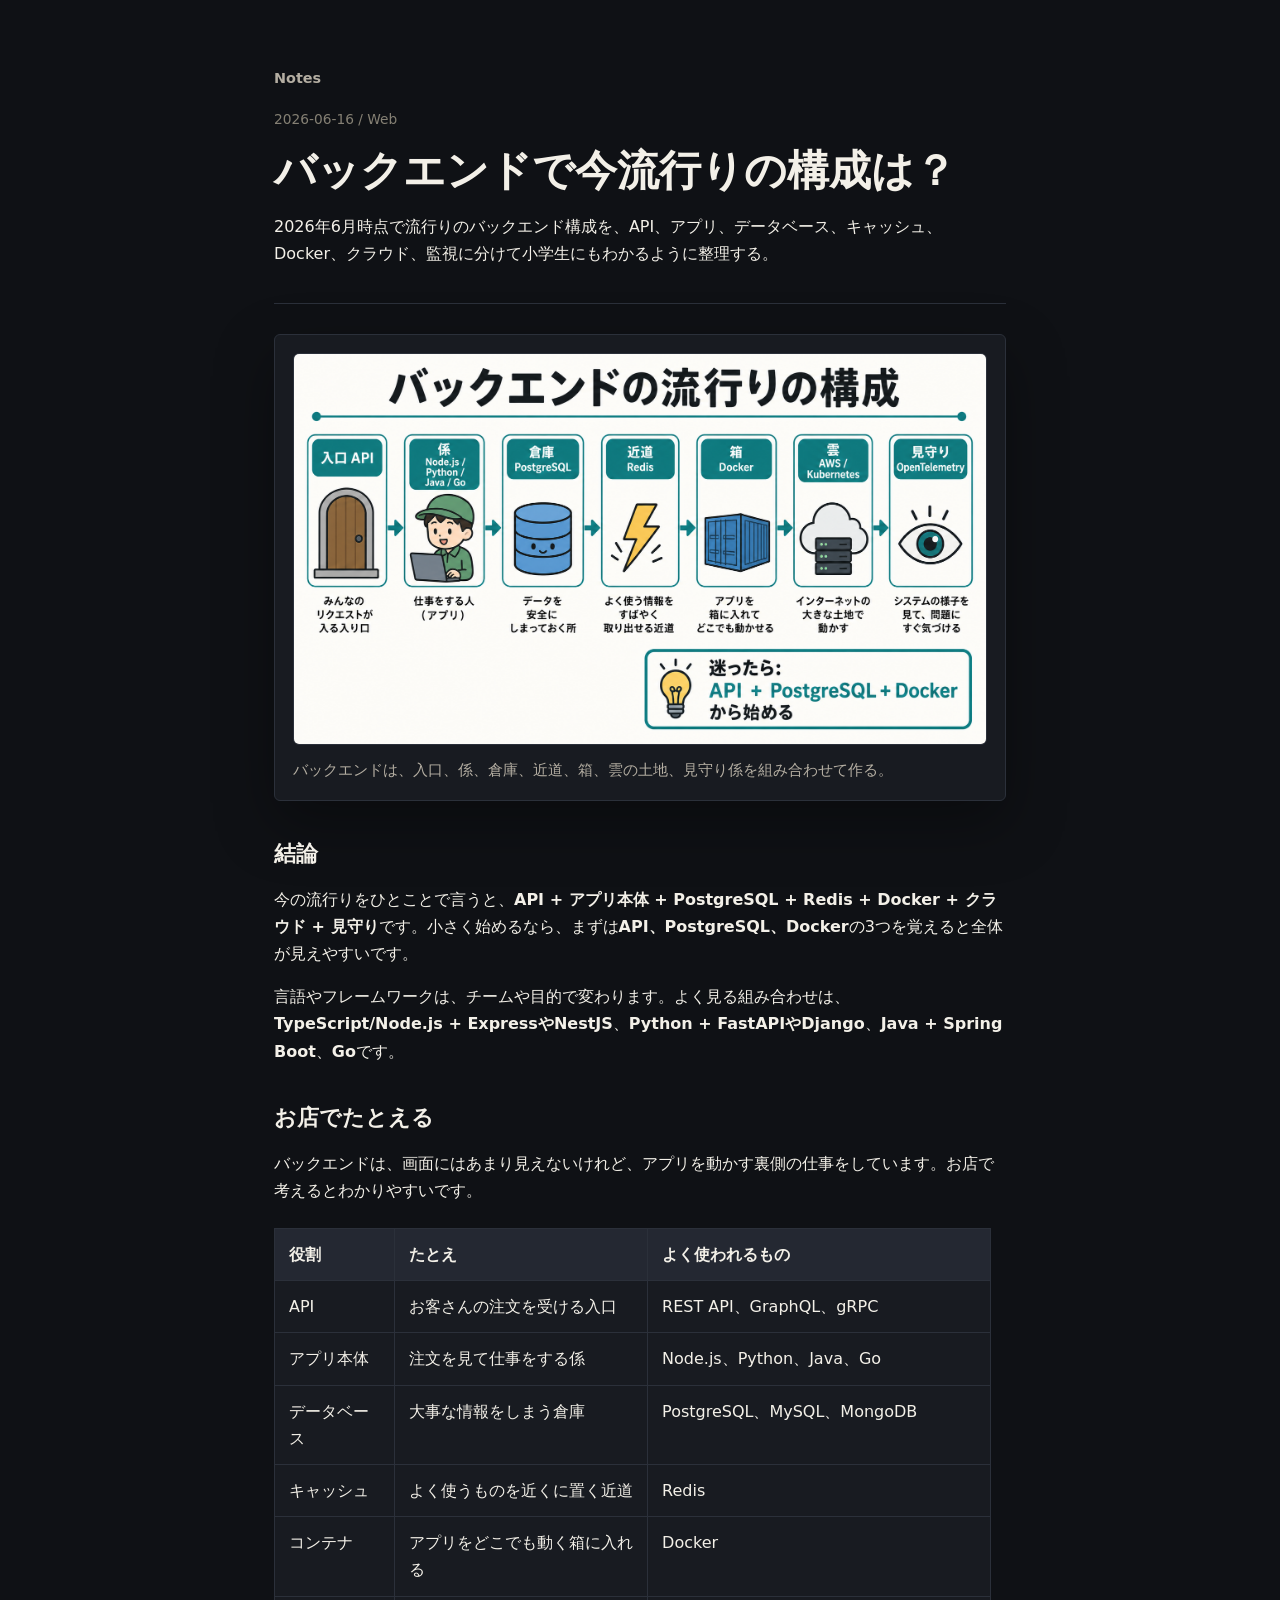
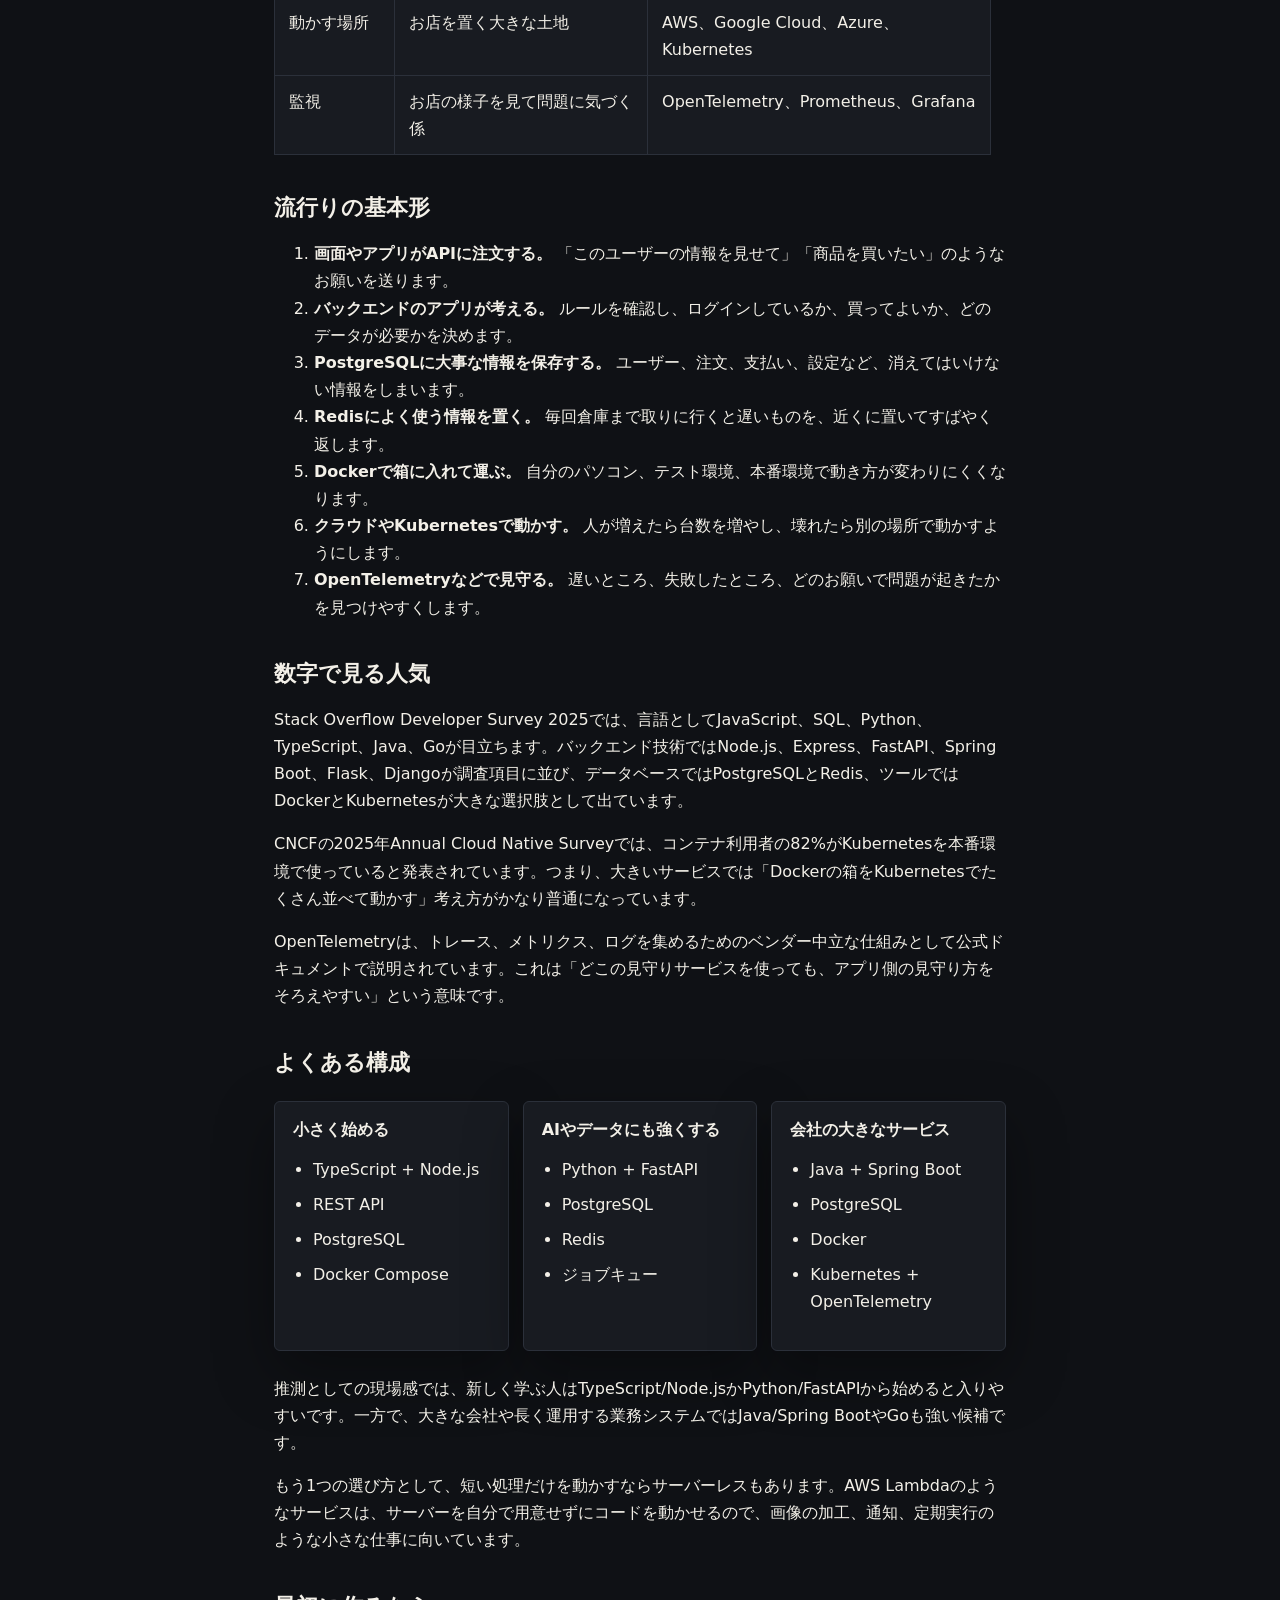
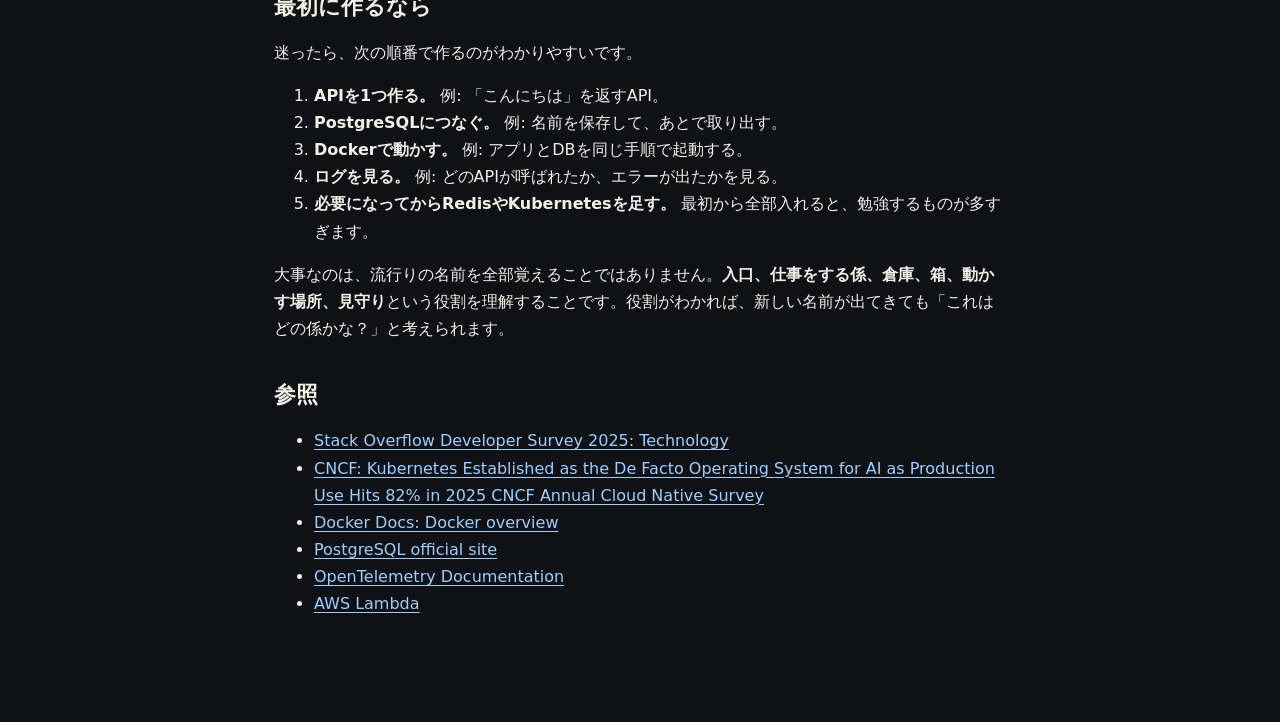
<file: web/backend-popular-stack/index.html>
<!DOCTYPE html>
<html lang="ja">
<head>
  <meta charset="utf-8">
  <meta name="viewport" content="width=device-width, initial-scale=1">
  <meta name="color-scheme" content="dark">
  <title>バックエンドで今流行りの構成は？</title>
  <meta name="description" content="2026年6月時点で流行りのバックエンド構成を、API、アプリ、データベース、キャッシュ、Docker、クラウド、監視に分けて小学生にもわかるように整理する。">
  <link rel="icon" href="../../favicon.svg" type="image/svg+xml">
  <link rel="stylesheet" href="../../styles/site.css">
  <script type="module" src="../../scripts/article.js"></script>
</head>
<body>
  <main class="article">
    <p class="article-back"><a href="../../">Notes</a></p>
    <header class="article-header">
      <p class="article-meta"><time data-article-date datetime="2026-06-16">2026-06-16</time> / <span data-article-category>Web</span></p>
      <h1 data-article-title>バックエンドで今流行りの構成は？</h1>
      <p data-article-description>2026年6月時点で流行りのバックエンド構成を、API、アプリ、データベース、キャッシュ、Docker、クラウド、監視に分けて小学生にもわかるように整理する。</p>
    </header>

    <figure class="article-infographic" data-article-infographic hidden>
      <img data-article-infographic-img src="[data-uri]" alt="">
      <figcaption data-article-infographic-caption></figcaption>
    </figure>

    <article data-article-root data-markdown="./article.md"></article>
  </main>
</body>
</html>
</file>
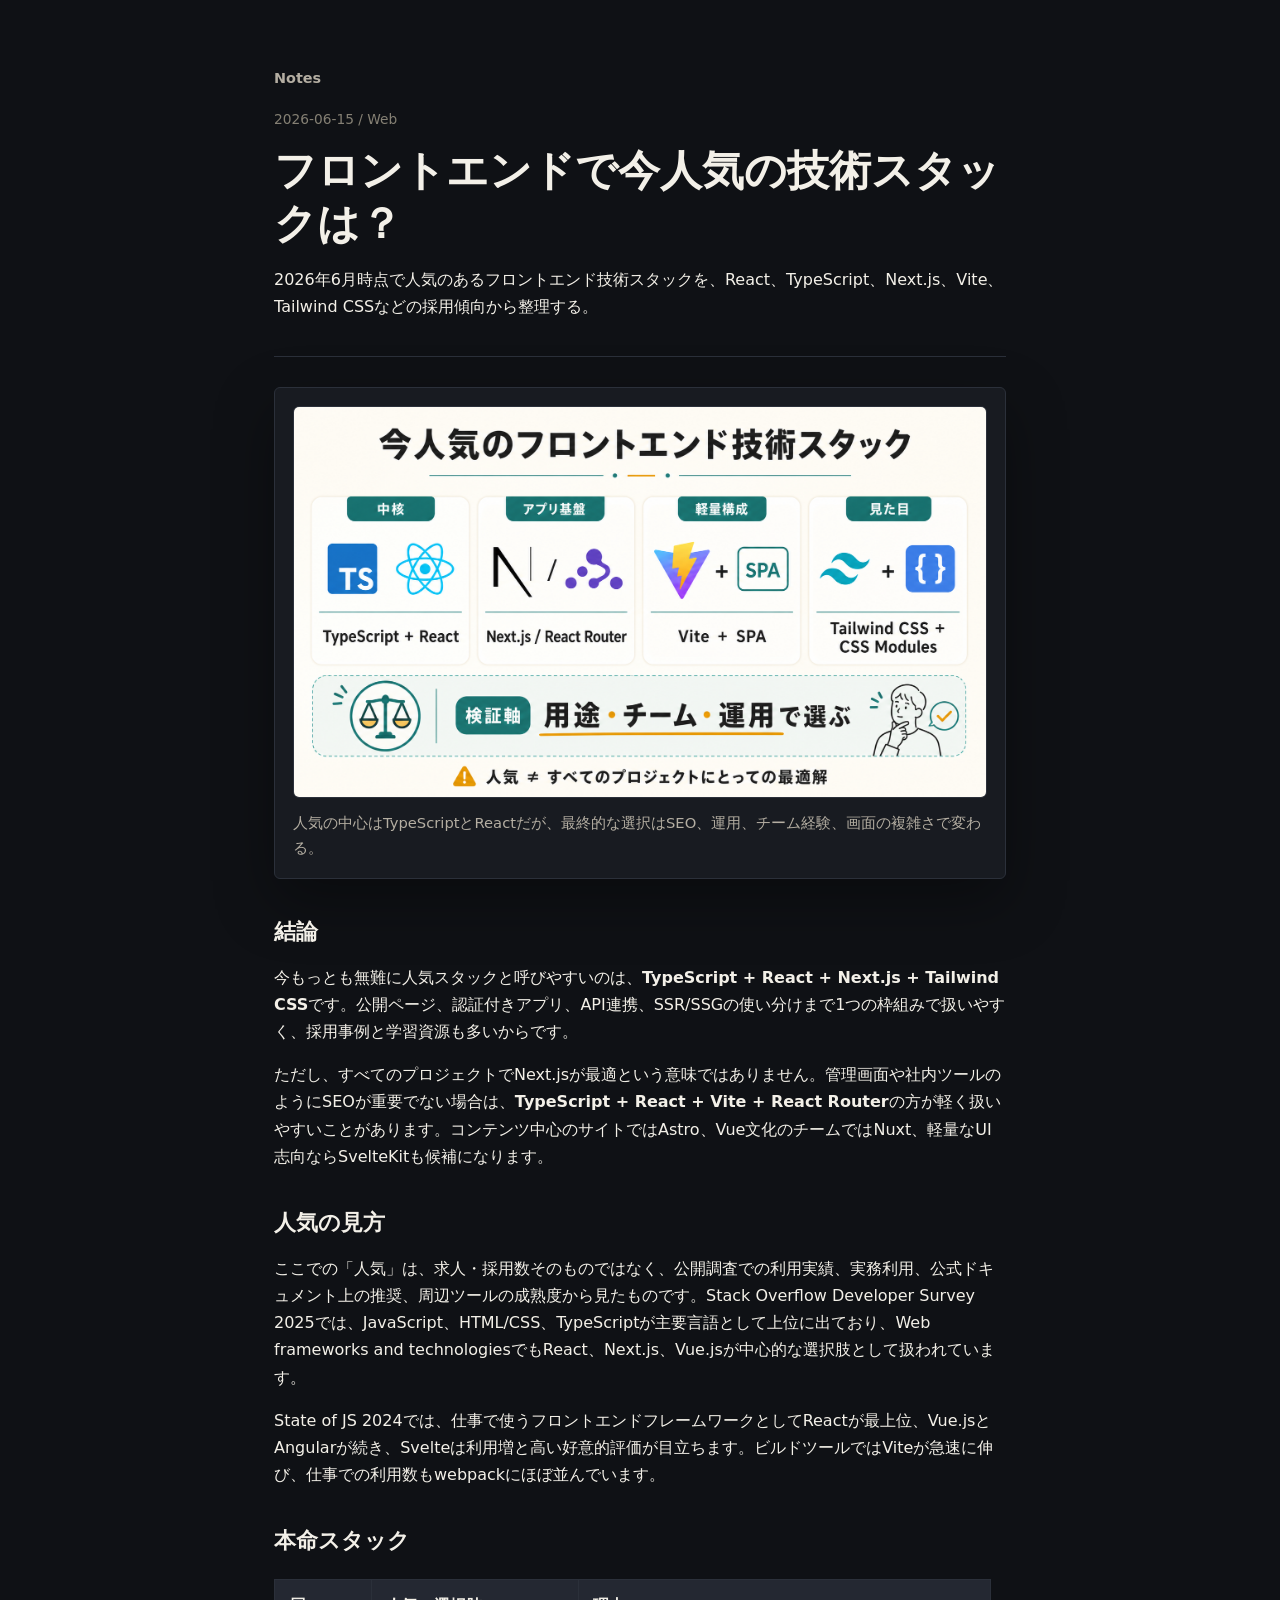
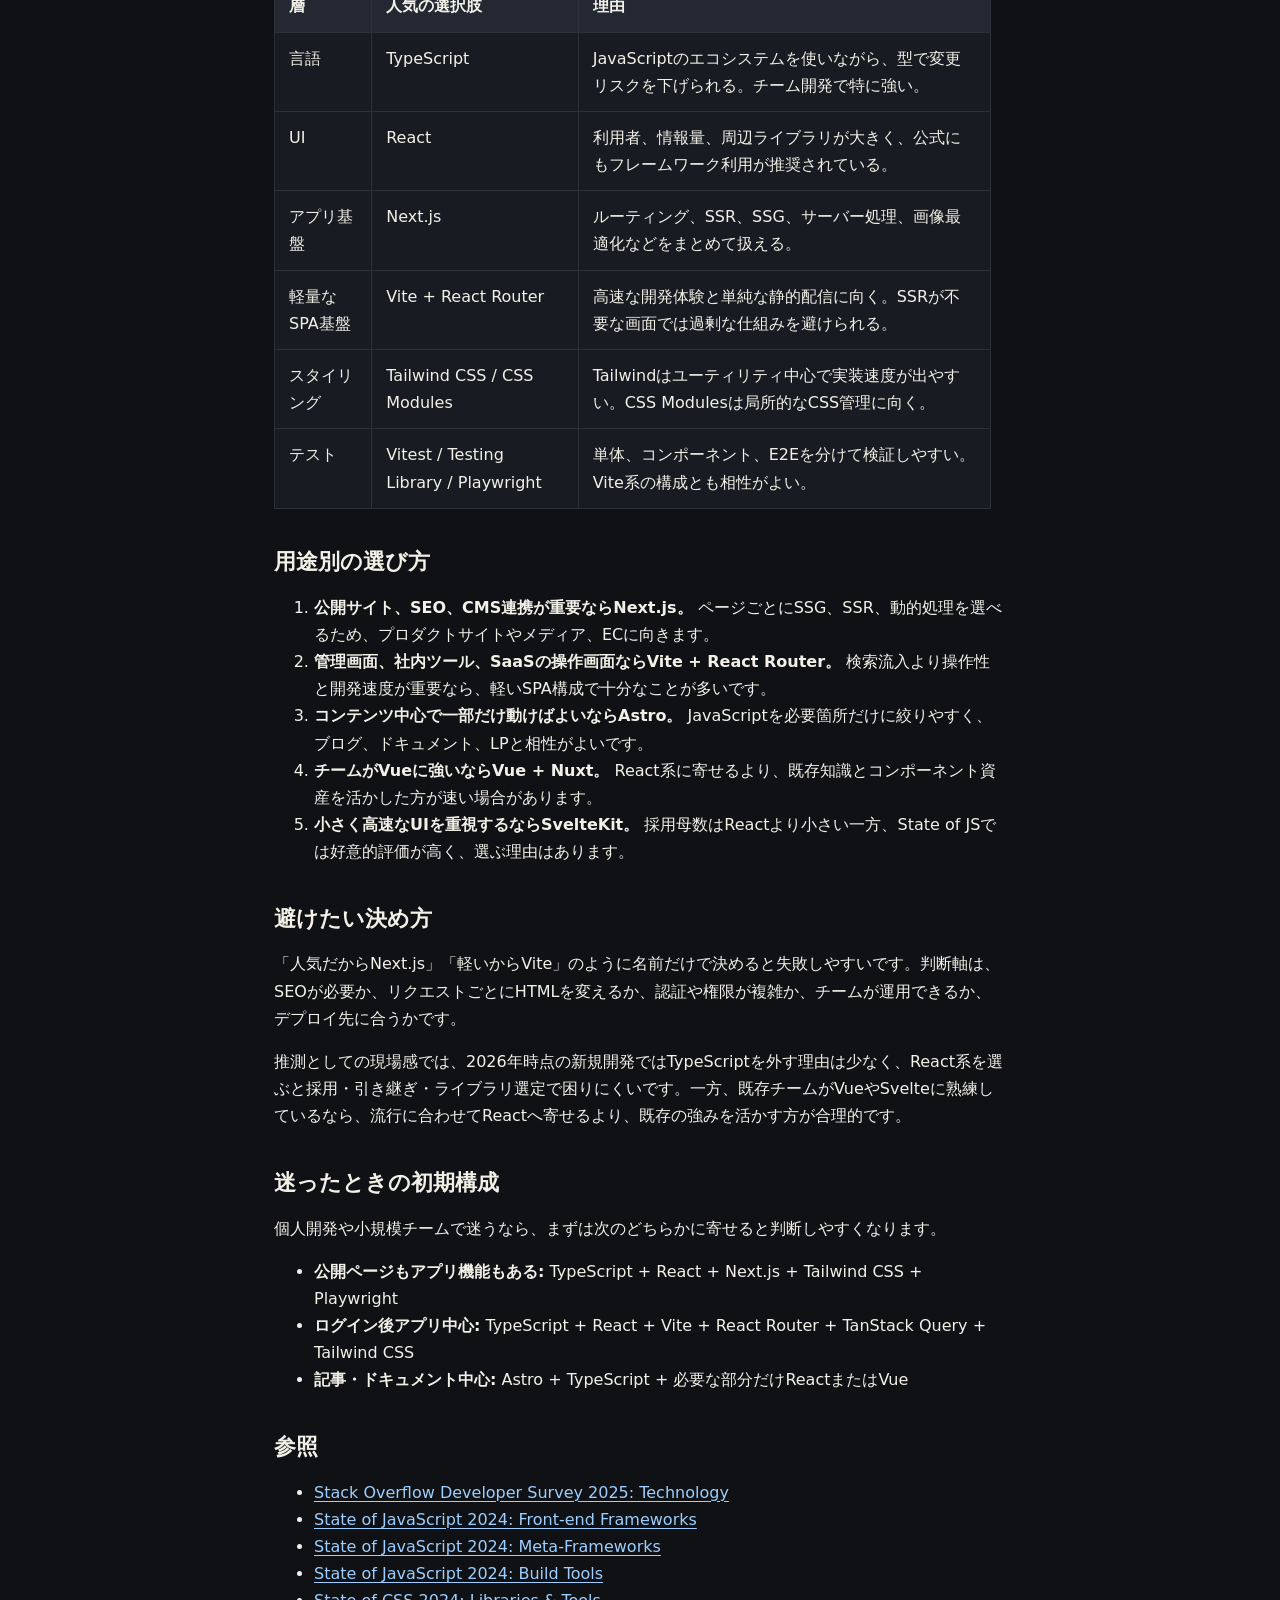
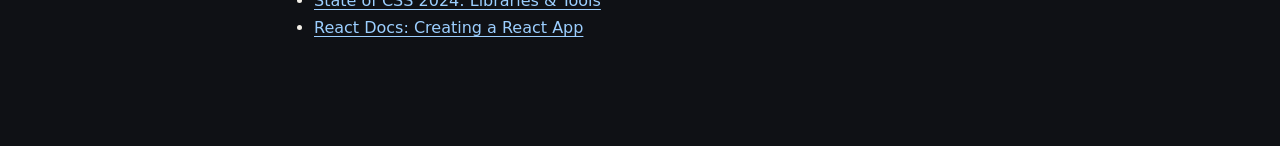
<file: web/frontend-popular-stack/index.html>
<!DOCTYPE html>
<html lang="ja">
<head>
  <meta charset="utf-8">
  <meta name="viewport" content="width=device-width, initial-scale=1">
  <meta name="color-scheme" content="dark">
  <title>フロントエンドで今人気の技術スタックは？</title>
  <meta name="description" content="2026年6月時点で人気のあるフロントエンド技術スタックを、React、TypeScript、Next.js、Vite、Tailwind CSSなどの採用傾向から整理する。">
  <link rel="icon" href="../../favicon.svg" type="image/svg+xml">
  <link rel="stylesheet" href="../../styles/site.css">
  <script type="module" src="../../scripts/article.js"></script>
</head>
<body>
  <main class="article">
    <p class="article-back"><a href="../../">Notes</a></p>
    <header class="article-header">
      <p class="article-meta"><time data-article-date datetime="2026-06-15">2026-06-15</time> / <span data-article-category>Web</span></p>
      <h1 data-article-title>フロントエンドで今人気の技術スタックは？</h1>
      <p data-article-description>2026年6月時点で人気のあるフロントエンド技術スタックを、React、TypeScript、Next.js、Vite、Tailwind CSSなどの採用傾向から整理する。</p>
    </header>

    <figure class="article-infographic" data-article-infographic hidden>
      <img data-article-infographic-img src="[data-uri]" alt="">
      <figcaption data-article-infographic-caption></figcaption>
    </figure>

    <article data-article-root data-markdown="./article.md"></article>
  </main>
</body>
</html>
</file>
<file: styles/site.css>
:root {
  color-scheme: dark;
  accent-color: #72b7ff;
  --bg: #0f1115;
  --surface: #181b21;
  --surface-hover: #20242c;
  --surface-muted: #242832;
  --text: #f3f0e8;
  --muted: #b4aea2;
  --muted-soft: #858074;
  --border: #2b303a;
  --border-strong: #3a414d;
  --accent: #72b7ff;
  --accent-strong: #9ccfff;
  --mark: #d3a52a;
  --shadow: 0 22px 58px rgba(0, 0, 0, 0.34);
  scrollbar-color: #3e4654 #14171d;
}

* {
  box-sizing: border-box;
}

[hidden] {
  display: none !important;
}

html {
  font-family: system-ui, -apple-system, BlinkMacSystemFont, "Segoe UI", sans-serif;
  background: var(--bg);
  color: var(--text);
}

body {
  margin: 0;
  line-height: 1.7;
}

a {
  color: var(--accent-strong);
  text-decoration-thickness: 1px;
  text-underline-offset: 0.18em;
}

.site-main {
  width: min(920px, calc(100% - 48px));
  margin: 0 auto;
}

h1,
h2,
h3 {
  line-height: 1.25;
  letter-spacing: 0;
}

h1 {
  margin: 0;
  font-size: 1.35rem;
  font-weight: 750;
}

.visually-hidden {
  position: absolute;
  width: 1px;
  height: 1px;
  padding: 0;
  margin: -1px;
  overflow: hidden;
  clip: rect(0 0 0 0);
  white-space: nowrap;
  border: 0;
}

.dashboard-shell {
  display: grid;
  grid-template-columns: 260px minmax(0, 1fr);
  min-height: 100dvh;
  background:
    radial-gradient(circle at 20% 0, rgba(114, 183, 255, 0.1), transparent 28%),
    linear-gradient(90deg, rgba(211, 165, 42, 0.07), transparent 34%),
    var(--bg);
}

.dashboard-sidebar {
  position: sticky;
  top: 0;
  display: grid;
  align-content: start;
  gap: 18px;
  height: 100dvh;
  padding: 16px 12px;
  border-right: 1px solid var(--border);
  background: rgba(20, 23, 29, 0.92);
  backdrop-filter: blur(14px);
}

.workspace-mark {
  display: flex;
  align-items: center;
  gap: 10px;
  min-height: 34px;
  padding: 0 8px;
}

.workspace-mark span {
  display: flex;
  align-items: center;
  gap: 10px;
  color: var(--text);
  font-size: 1.05rem;
  font-weight: 750;
}

.workspace-mark span::before {
  display: inline-block;
  width: 18px;
  height: 18px;
  border: 1px solid rgba(37, 37, 33, 0.12);
  border-radius: 5px;
  background:
    linear-gradient(135deg, rgba(211, 165, 42, 0.95), rgba(114, 183, 255, 0.92));
  content: "";
}

.note-search {
  display: grid;
}

.sidebar-list h2 {
  margin: 0;
  padding: 0 8px;
  color: var(--muted);
  font-size: 0.76rem;
  font-weight: 750;
  letter-spacing: 0.02em;
}

.note-search input {
  width: 100%;
  min-height: 36px;
  margin: 0;
  padding: 7px 10px;
  border: 1px solid var(--border-strong);
  border-radius: 6px;
  background: rgba(24, 27, 33, 0.94);
  box-shadow: none;
  color: var(--text);
  font: inherit;
  font-size: 0.9rem;
}

.pico .note-search input {
  min-height: 36px;
  margin: 0;
  padding: 7px 10px;
  box-shadow: none;
}

.note-search input:focus-visible,
.category-filter button:focus-visible {
  outline: 2px solid var(--accent-strong);
  outline-offset: 2px;
}

.note-search input::placeholder {
  color: var(--muted-soft);
}

.sidebar-list {
  display: grid;
  gap: 8px;
}

.pico .sidebar-list,
.pico .dashboard-workspace,
.pico .panel {
  margin: 0;
}

.category-filter {
  display: grid;
  gap: 2px;
}

.category-filter button,
.pico .category-filter button {
  --pico-background-color: transparent;
  --pico-border-color: transparent;
  --pico-color: var(--muted);
  --pico-box-shadow: none;
  display: flex;
  align-items: center;
  justify-content: space-between;
  gap: 10px;
  width: 100%;
  min-height: 32px;
  margin: 0;
  padding: 4px 8px;
  border: 0;
  border-radius: 6px;
  background: transparent;
  box-shadow: none;
  color: var(--muted);
  cursor: pointer;
  font: inherit;
  font-size: 0.88rem;
  font-weight: 650;
  text-align: left;
}

.category-filter button:hover,
.category-filter button[aria-pressed="true"],
.pico .category-filter button:hover,
.pico .category-filter button[aria-pressed="true"] {
  --pico-background-color: rgba(255, 255, 255, 0.08);
  --pico-border-color: transparent;
  --pico-color: var(--text);
  background: rgba(255, 255, 255, 0.08);
  color: var(--text);
}

.category-filter strong {
  color: var(--muted-soft);
  font-size: 0.8rem;
}

.sidebar-summary {
  display: grid;
  gap: 6px;
  margin-top: 4px;
  padding: 14px;
  border: 1px solid var(--border-strong);
  border-radius: 8px;
  background: rgba(255, 255, 255, 0.06);
}

.sidebar-summary p,
.sidebar-summary span {
  margin: 0;
  color: var(--muted);
}

.sidebar-summary p {
  font-size: 0.78rem;
  font-weight: 700;
}

.sidebar-summary strong {
  color: var(--text);
  font-size: 2rem;
  line-height: 1;
}

.sidebar-summary span {
  font-size: 0.84rem;
  line-height: 1.55;
}

.dashboard-workspace {
  width: min(1180px, calc(100% - 36px));
  margin: 0 auto;
  padding: 16px 0 48px;
}

.panel {
  border: 1px solid var(--border);
  border-radius: 8px;
  background: rgba(24, 27, 33, 0.9);
  box-shadow: var(--shadow);
  overflow: clip;
}

.note-swiper {
  width: 100%;
  touch-action: pan-y;
}

.note-swiper .swiper-wrapper {
  align-items: flex-start;
}

.note-slide {
  height: auto;
  overflow: clip;
}

.panel-heading {
  display: flex;
  align-items: center;
  justify-content: flex-end;
  min-height: 44px;
  padding: 8px 14px;
  border-bottom: 1px solid var(--border);
}

.panel-heading > span {
  flex: 0 0 auto;
  padding: 2px 8px;
  border-radius: 999px;
  background: var(--surface-muted);
  color: var(--muted);
  font-size: 0.78rem;
  font-weight: 700;
}

.site-main {
  padding: 72px 0 88px;
}

.workspace-title {
  display: grid;
  gap: 8px;
  max-width: 720px;
  padding-bottom: 30px;
}

.workspace-title p {
  margin: 0;
  color: var(--muted);
}

.workspace-kicker {
  color: var(--muted-soft);
  font-size: 0.86rem;
  font-weight: 700;
  letter-spacing: 0;
  text-transform: uppercase;
}

.section {
  margin-top: 34px;
}

.section:first-child {
  margin-top: 0;
}

.section--muted {
  border-top: 1px solid var(--border);
  padding-top: 28px;
}

.section__heading {
  display: grid;
  gap: 4px;
  margin-bottom: 10px;
}

.section__heading h2 {
  margin: 0;
  font-size: 1.05rem;
  font-weight: 700;
}

.section__heading p {
  margin: 0;
  color: var(--muted);
}

.note-list {
  display: grid;
}

.note-card,
.empty-state {
  display: grid;
  grid-template-columns: 118px minmax(0, 1fr) 96px;
  gap: 4px 16px;
  align-items: center;
  min-height: 82px;
  padding: 12px 14px;
  border-bottom: 1px solid var(--border);
  background: transparent;
  transition: background-color 120ms ease, transform 120ms ease;
}

a.note-card {
  color: inherit;
  text-decoration: none;
}

.note-card:last-child,
.empty-state:last-child {
  border-bottom: 0;
}

.note-card:hover,
.note-card:focus-within {
  background: var(--surface-hover);
  transform: translateX(1px);
}

.note-card h2,
.note-card h3,
.empty-state h3 {
  grid-column: 2;
  margin: 0;
  color: var(--text);
  font-size: 0.98rem;
  font-weight: 700;
  line-height: 1.35;
}

.note-card:hover h2,
.note-card:focus-visible h2,
.note-card:hover h3,
.note-card:focus-visible h3 {
  color: var(--accent-strong);
  text-decoration: none;
}

.note-card h3 a {
  color: var(--text);
  text-decoration: none;
}

.note-card h3 a:hover {
  color: var(--accent-strong);
  text-decoration: underline;
}

.note-card p,
.empty-state p {
  grid-column: 2;
  margin: 0;
  color: var(--muted);
  font-size: 0.88rem;
  line-height: 1.45;
}

p.empty-state {
  display: block;
  min-height: 0;
  padding: 18px;
  border-bottom: 0;
  color: var(--muted);
}

.note-meta {
  grid-row: 1 / span 2;
  display: flex;
  flex-direction: column;
  gap: 4px;
  color: var(--muted-soft);
  font-size: 0.8rem;
  font-weight: 650;
  line-height: 1.3;
}

.note-meta span {
  width: fit-content;
  padding: 1px 7px;
  border: 1px solid var(--border);
  border-radius: 999px;
  background: rgba(255, 255, 255, 0.06);
  color: var(--muted);
}

.note-card-action {
  grid-column: 3;
  grid-row: 1 / span 2;
  justify-self: end;
  color: var(--accent-strong);
  font-size: 0.82rem;
  font-weight: 700;
}

.note-card:focus-visible {
  outline: 2px solid var(--accent-strong);
  outline-offset: -2px;
}

.category-list {
  display: grid;
  gap: 0;
  padding: 0;
  margin: 0;
  list-style: none;
}

.category-list li {
  display: flex;
  align-items: center;
  justify-content: space-between;
  gap: 12px;
  min-height: 38px;
  padding: 9px 16px;
  border-bottom: 1px solid var(--border);
  color: var(--text);
  font-size: 0.92rem;
  font-weight: 600;
}

.category-list li:last-child {
  border-bottom: 0;
}

.category-list strong {
  color: var(--muted-soft);
  font-size: 0.84rem;
}

.activity-list {
  display: grid;
  gap: 0;
  padding: 0;
  margin: 0;
  list-style: none;
}

.activity-list li {
  padding: 12px 16px;
  border-bottom: 1px solid var(--border);
  color: var(--muted);
  font-size: 0.92rem;
}

.activity-list li:last-child {
  border-bottom: 0;
}

.list-overview {
  display: grid;
  gap: 0;
  padding: 0;
  margin: 0;
  list-style: none;
}

.list-overview li {
  display: flex;
  align-items: center;
  justify-content: space-between;
  gap: 18px;
  padding: 18px;
  border-bottom: 1px solid var(--border);
}

.list-overview li:last-child {
  border-bottom: 0;
}

.list-overview div {
  display: grid;
  gap: 4px;
}

.list-overview strong {
  color: var(--text);
  font-size: 1rem;
}

.list-overview span {
  color: var(--muted);
  font-size: 0.92rem;
}

.list-overview em {
  min-width: 34px;
  padding: 4px 9px;
  border-radius: 999px;
  background: var(--surface-muted);
  color: var(--muted);
  font-style: normal;
  font-weight: 750;
  text-align: center;
}

.article {
  max-width: 780px;
  margin: 0 auto;
  padding: 66px 24px 88px;
}

.article-back {
  margin: 0 0 18px;
  font-size: 0.9rem;
}

.article-back a {
  color: var(--muted);
  font-weight: 700;
  text-decoration: none;
}

.article-back a:hover {
  color: var(--accent-strong);
  text-decoration: underline;
}

.article-header {
  margin-bottom: 30px;
  padding-bottom: 20px;
  border-bottom: 1px solid var(--border);
}

.article-infographic {
  margin: 0 0 34px;
}

.article-infographic img {
  display: block;
  width: 100%;
  height: auto;
  border: 1px solid var(--border);
  border-radius: 6px;
  background: var(--surface);
}

.article-infographic figcaption {
  margin-top: 12px;
  color: var(--muted);
  font-size: 0.92rem;
}

.article-header h1 {
  font-size: 2.65rem;
}

.article-meta {
  margin: 0 0 12px;
  color: var(--muted-soft);
  font-size: 0.86rem;
}

.article h2 {
  margin-top: 40px;
  font-size: 1.35rem;
}

.article figure {
  margin: 28px 0;
  padding: 18px;
  border: 1px solid var(--border);
  border-radius: 6px;
  background: var(--surface);
  box-shadow: var(--shadow);
}

.article figcaption {
  margin-top: 12px;
  color: var(--muted);
  font-size: 0.92rem;
}

.table-wrap {
  width: 100%;
  margin: 24px 0;
  overflow-x: auto;
  scrollbar-gutter: stable;
}

.article table {
  width: 100%;
  min-width: 680px;
  border-collapse: collapse;
  border: 1px solid var(--border);
  background: var(--surface);
}

.article th,
.article td {
  padding: 12px 14px;
  border: 1px solid var(--border);
  text-align: left;
  vertical-align: top;
}

.article th {
  background: var(--surface-muted);
  color: var(--text);
}

.flow-steps {
  display: grid;
  grid-template-columns: repeat(3, minmax(0, 1fr));
  gap: 12px;
}

.flow-steps div {
  padding: 14px;
  border: 1px solid var(--border);
  border-radius: 6px;
  background: var(--surface-muted);
}

.flow-steps strong,
.flow-steps span {
  display: block;
}

.flow-steps span {
  margin-top: 4px;
  color: var(--muted);
  font-size: 0.92rem;
}

.skill-grid {
  display: grid;
  grid-template-columns: repeat(3, minmax(0, 1fr));
  gap: 14px;
  margin: 24px 0;
}

.skill-card {
  padding: 18px;
  border: 1px solid var(--border);
  border-radius: 6px;
  background: var(--surface);
  box-shadow: var(--shadow);
}

.skill-card h3 {
  margin: 0 0 10px;
  font-size: 1rem;
}

.skill-card ul,
.check-list,
.roadmap {
  padding-left: 1.25rem;
}

.skill-card li,
.check-list li,
.roadmap li {
  margin: 8px 0;
}

.reference-list {
  padding-left: 1.2rem;
}

@media (max-width: 980px) {
  .dashboard-shell {
    grid-template-columns: 1fr;
  }

  .dashboard-sidebar {
    position: static;
    height: auto;
    padding: 14px;
    border-right: 0;
    border-bottom: 1px solid var(--border);
  }

  .category-filter {
    grid-template-columns: repeat(4, minmax(0, 1fr));
  }
}

@media (max-width: 640px) {
  h1 {
    font-size: 2.2rem;
  }

  .dashboard-shell {
    display: block;
  }

  .dashboard-sidebar {
    position: sticky;
    top: 0;
    z-index: 10;
    display: block;
    gap: 7px;
    height: 79px;
    padding: 8px 10px 7px;
    overflow: hidden;
    background: rgba(15, 17, 21, 0.94);
    backdrop-filter: blur(16px);
  }

  .workspace-mark {
    display: none;
  }

  .note-search input {
    height: 34px;
    min-height: 34px;
    padding: 5px 10px;
    border-radius: 9px;
    font-size: 0.86rem;
    line-height: 1.2;
  }

  .pico .note-search input {
    height: 34px;
    min-height: 34px;
    padding: 5px 10px 5px 32px;
  }

  .sidebar-list {
    gap: 0;
    margin-top: 6px;
  }

  .sidebar-list h2 {
    position: absolute;
    width: 1px;
    height: 1px;
    padding: 0;
    margin: -1px;
    overflow: hidden;
    clip: rect(0 0 0 0);
    white-space: nowrap;
    border: 0;
  }

  .dashboard-workspace {
    width: min(100% - 20px, 1180px);
    padding: 10px 0 44px;
  }

  .panel-heading {
    display: none;
  }

  .note-card,
  .empty-state {
    grid-template-columns: 1fr;
    gap: 6px;
  }

  .category-filter {
    display: flex;
    gap: 2px;
    margin: 0 -10px;
    padding: 0 10px 1px;
    overflow-x: auto;
    overscroll-behavior-inline: contain;
    scroll-padding-inline: 14px;
    scroll-snap-type: x proximity;
    scrollbar-width: none;
    -webkit-overflow-scrolling: touch;
  }

  .category-filter::-webkit-scrollbar {
    display: none;
  }

  .category-filter button,
  .pico .category-filter button {
    flex: 0 0 auto;
    width: auto;
    min-width: max-content;
    min-height: 29px;
    padding: 3px 10px;
    border-radius: 999px;
    font-size: 0.84rem;
    scroll-snap-align: start;
    white-space: nowrap;
  }

  .category-filter strong {
    margin-left: 6px;
    font-size: 0.76rem;
  }

  .note-card h3,
  .note-card h2,
  .empty-state h3,
  .note-card p,
  .empty-state p,
  .note-card-action {
    grid-column: auto;
  }

  .note-card-action {
    display: none;
    grid-row: auto;
    justify-self: start;
  }

  .note-meta {
    grid-row: auto;
    flex-direction: row;
    flex-wrap: wrap;
  }

  .site-main {
    width: min(100% - 28px, 920px);
    padding: 44px 0 64px;
  }

  .workspace-title {
    padding-bottom: 22px;
  }

  .article {
    padding: 44px 18px 64px;
  }

  .article-header h1 {
    font-size: 2rem;
  }

  .note-card,
  .empty-state {
    padding: 14px;
  }

  .skill-grid {
    grid-template-columns: 1fr;
  }

  .flow-steps {
    grid-template-columns: 1fr;
  }
}
</file>
